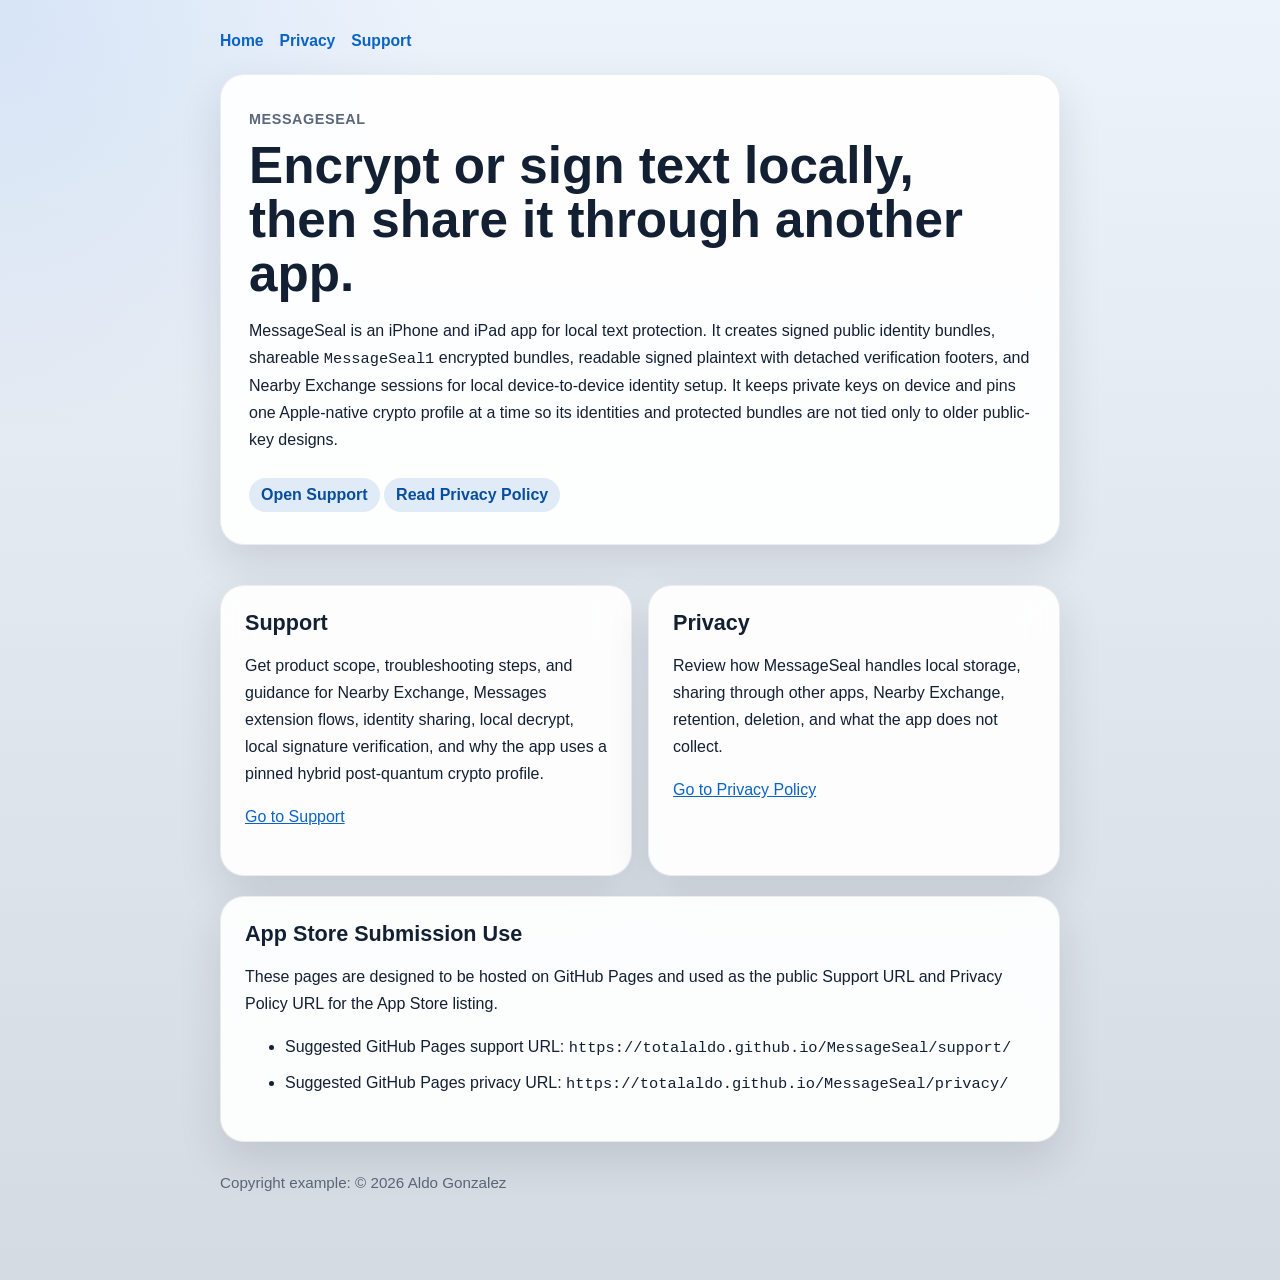
<file: index.html>
<!doctype html>
<html lang="en">
<head>
  <meta charset="utf-8">
  <meta name="viewport" content="width=device-width, initial-scale=1">
  <title>MessageSeal</title>
  <meta name="description" content="MessageSeal support and privacy pages for the App Store listing, including Nearby Exchange and its pinned hybrid post-quantum crypto profile.">
  <link rel="stylesheet" href="./site.css">
</head>
<body>
  <main>
    <nav class="nav" aria-label="Primary">
      <a href="./">Home</a>
      <a href="./privacy/">Privacy</a>
      <a href="./support/">Support</a>
    </nav>

    <section class="hero">
      <p class="eyebrow">MessageSeal</p>
      <h1>Encrypt or sign text locally, then share it through another app.</h1>
      <p>MessageSeal is an iPhone and iPad app for local text protection. It creates signed public identity bundles, shareable <code>MessageSeal1</code> encrypted bundles, readable signed plaintext with detached verification footers, and Nearby Exchange sessions for local device-to-device identity setup. It keeps private keys on device and pins one Apple-native crypto profile at a time so its identities and protected bundles are not tied only to older public-key designs.</p>
      <a class="pill" href="./support/">Open Support</a>
      <a class="pill" href="./privacy/">Read Privacy Policy</a>
    </section>

    <section class="grid">
      <article class="card">
        <h2>Support</h2>
        <p>Get product scope, troubleshooting steps, and guidance for Nearby Exchange, Messages extension flows, identity sharing, local decrypt, local signature verification, and why the app uses a pinned hybrid post-quantum crypto profile.</p>
        <p><a href="./support/">Go to Support</a></p>
      </article>

      <article class="card">
        <h2>Privacy</h2>
        <p>Review how MessageSeal handles local storage, sharing through other apps, Nearby Exchange, retention, deletion, and what the app does not collect.</p>
        <p><a href="./privacy/">Go to Privacy Policy</a></p>
      </article>
    </section>

    <section class="card">
      <h2>App Store Submission Use</h2>
      <p>These pages are designed to be hosted on GitHub Pages and used as the public Support URL and Privacy Policy URL for the App Store listing.</p>
      <ul class="list-tight">
        <li>Suggested GitHub Pages support URL: <code>https://totalaldo.github.io/MessageSeal/support/</code></li>
        <li>Suggested GitHub Pages privacy URL: <code>https://totalaldo.github.io/MessageSeal/privacy/</code></li>
      </ul>
    </section>

    <p class="footer">Copyright example: &copy; 2026 Aldo Gonzalez</p>
  </main>
</body>
</html>
</file>
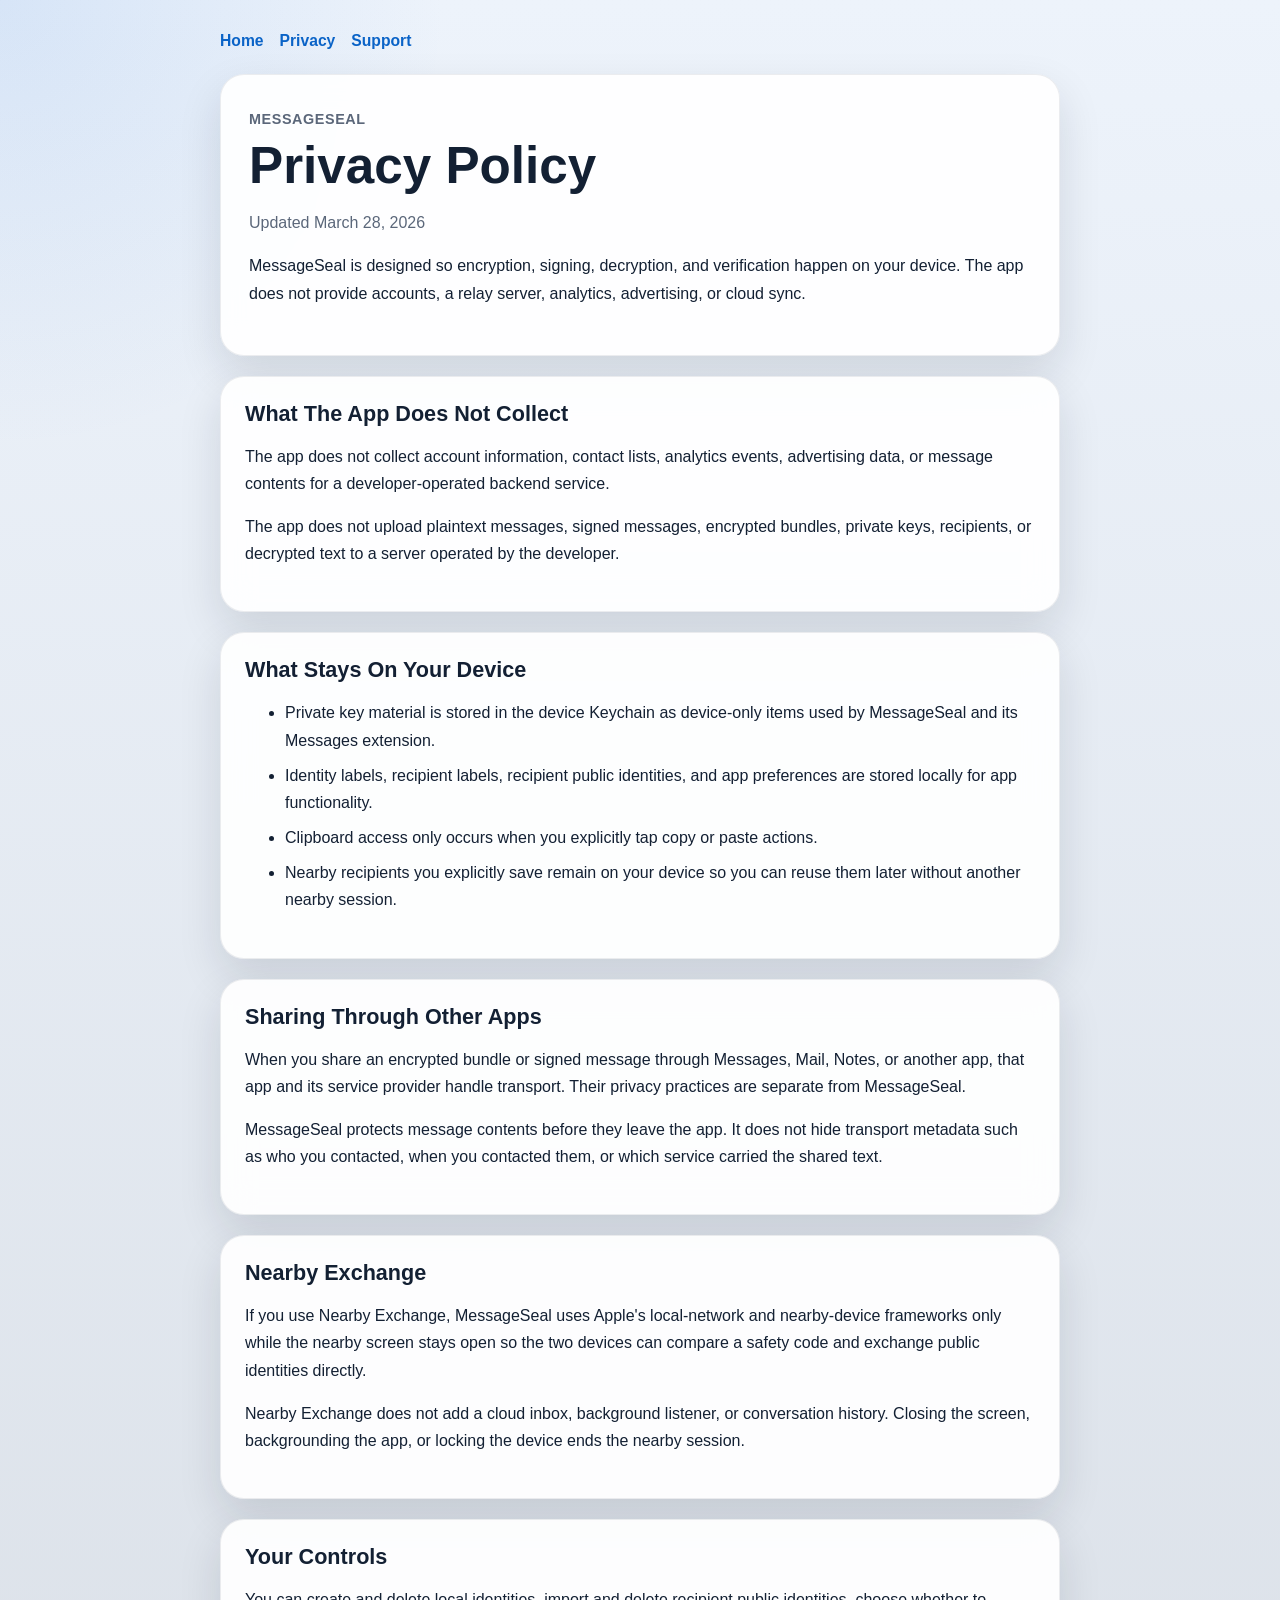
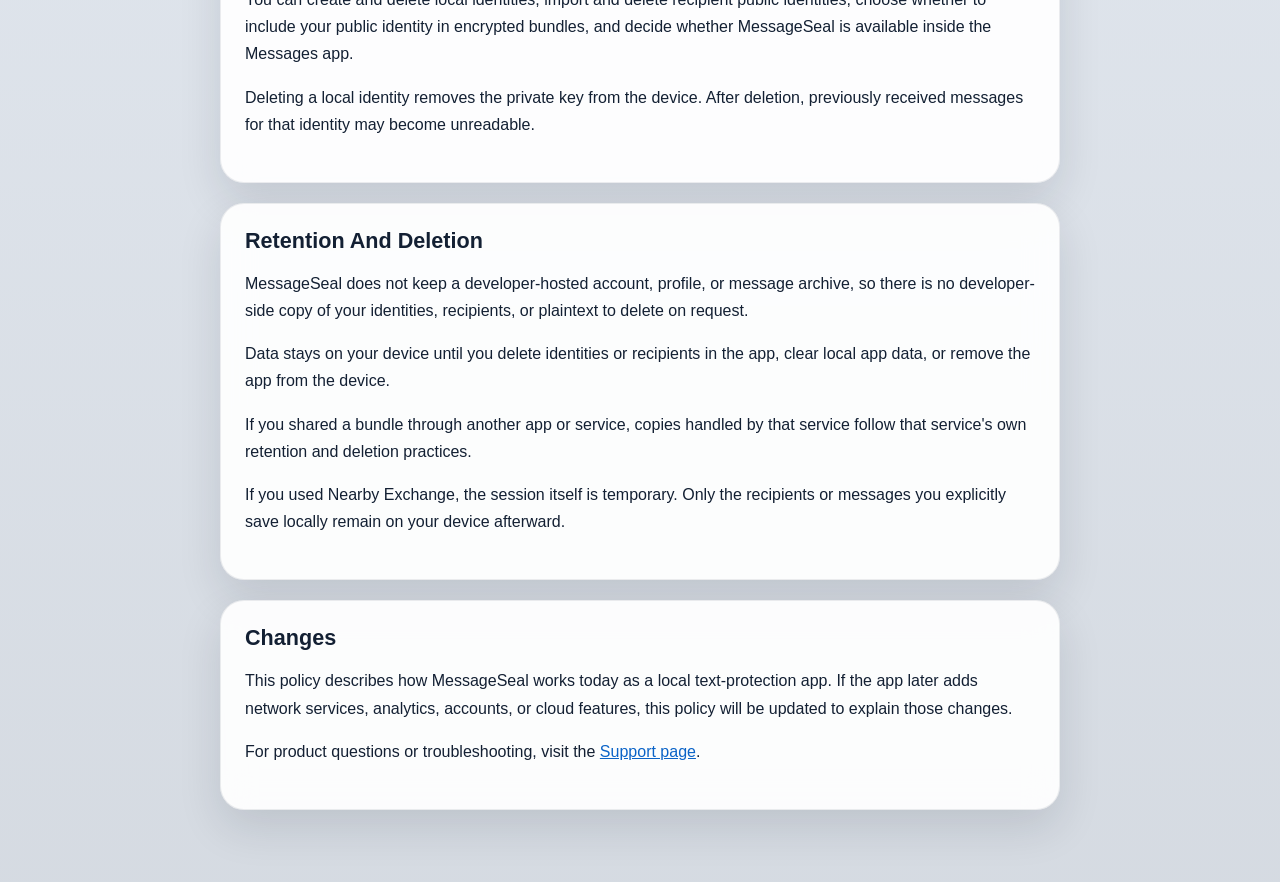
<file: privacy/index.html>
<!doctype html>
<html lang="en">
<head>
  <meta charset="utf-8">
  <meta name="viewport" content="width=device-width, initial-scale=1">
  <title>MessageSeal Privacy Policy</title>
  <meta name="description" content="Privacy policy for MessageSeal.">
  <link rel="stylesheet" href="../site.css">
</head>
<body>
  <main>
    <nav class="nav" aria-label="Primary">
      <a href="../">Home</a>
      <a href="./">Privacy</a>
      <a href="../support/">Support</a>
    </nav>

    <section class="hero">
      <p class="eyebrow">MessageSeal</p>
      <h1>Privacy Policy</h1>
      <p class="muted">Updated March 28, 2026</p>
      <p>MessageSeal is designed so encryption, signing, decryption, and verification happen on your device. The app does not provide accounts, a relay server, analytics, advertising, or cloud sync.</p>
    </section>

    <section class="card">
      <h2>What The App Does Not Collect</h2>
      <p>The app does not collect account information, contact lists, analytics events, advertising data, or message contents for a developer-operated backend service.</p>
      <p>The app does not upload plaintext messages, signed messages, encrypted bundles, private keys, recipients, or decrypted text to a server operated by the developer.</p>
    </section>

    <section class="card">
      <h2>What Stays On Your Device</h2>
      <ul class="list-tight">
        <li>Private key material is stored in the device Keychain as device-only items used by MessageSeal and its Messages extension.</li>
        <li>Identity labels, recipient labels, recipient public identities, and app preferences are stored locally for app functionality.</li>
        <li>Clipboard access only occurs when you explicitly tap copy or paste actions.</li>
        <li>Nearby recipients you explicitly save remain on your device so you can reuse them later without another nearby session.</li>
      </ul>
    </section>

    <section class="card">
      <h2>Sharing Through Other Apps</h2>
      <p>When you share an encrypted bundle or signed message through Messages, Mail, Notes, or another app, that app and its service provider handle transport. Their privacy practices are separate from MessageSeal.</p>
      <p>MessageSeal protects message contents before they leave the app. It does not hide transport metadata such as who you contacted, when you contacted them, or which service carried the shared text.</p>
    </section>

    <section class="card">
      <h2>Nearby Exchange</h2>
      <p>If you use Nearby Exchange, MessageSeal uses Apple's local-network and nearby-device frameworks only while the nearby screen stays open so the two devices can compare a safety code and exchange public identities directly.</p>
      <p>Nearby Exchange does not add a cloud inbox, background listener, or conversation history. Closing the screen, backgrounding the app, or locking the device ends the nearby session.</p>
    </section>

    <section class="card">
      <h2>Your Controls</h2>
      <p>You can create and delete local identities, import and delete recipient public identities, choose whether to include your public identity in encrypted bundles, and decide whether MessageSeal is available inside the Messages app.</p>
      <p>Deleting a local identity removes the private key from the device. After deletion, previously received messages for that identity may become unreadable.</p>
    </section>

    <section class="card">
      <h2>Retention And Deletion</h2>
      <p>MessageSeal does not keep a developer-hosted account, profile, or message archive, so there is no developer-side copy of your identities, recipients, or plaintext to delete on request.</p>
      <p>Data stays on your device until you delete identities or recipients in the app, clear local app data, or remove the app from the device.</p>
      <p>If you shared a bundle through another app or service, copies handled by that service follow that service's own retention and deletion practices.</p>
      <p>If you used Nearby Exchange, the session itself is temporary. Only the recipients or messages you explicitly save locally remain on your device afterward.</p>
    </section>

    <section class="card">
      <h2>Changes</h2>
      <p>This policy describes how MessageSeal works today as a local text-protection app. If the app later adds network services, analytics, accounts, or cloud features, this policy will be updated to explain those changes.</p>
      <p>For product questions or troubleshooting, visit the <a href="../support/">Support page</a>.</p>
    </section>
  </main>
</body>
</html>
</file>
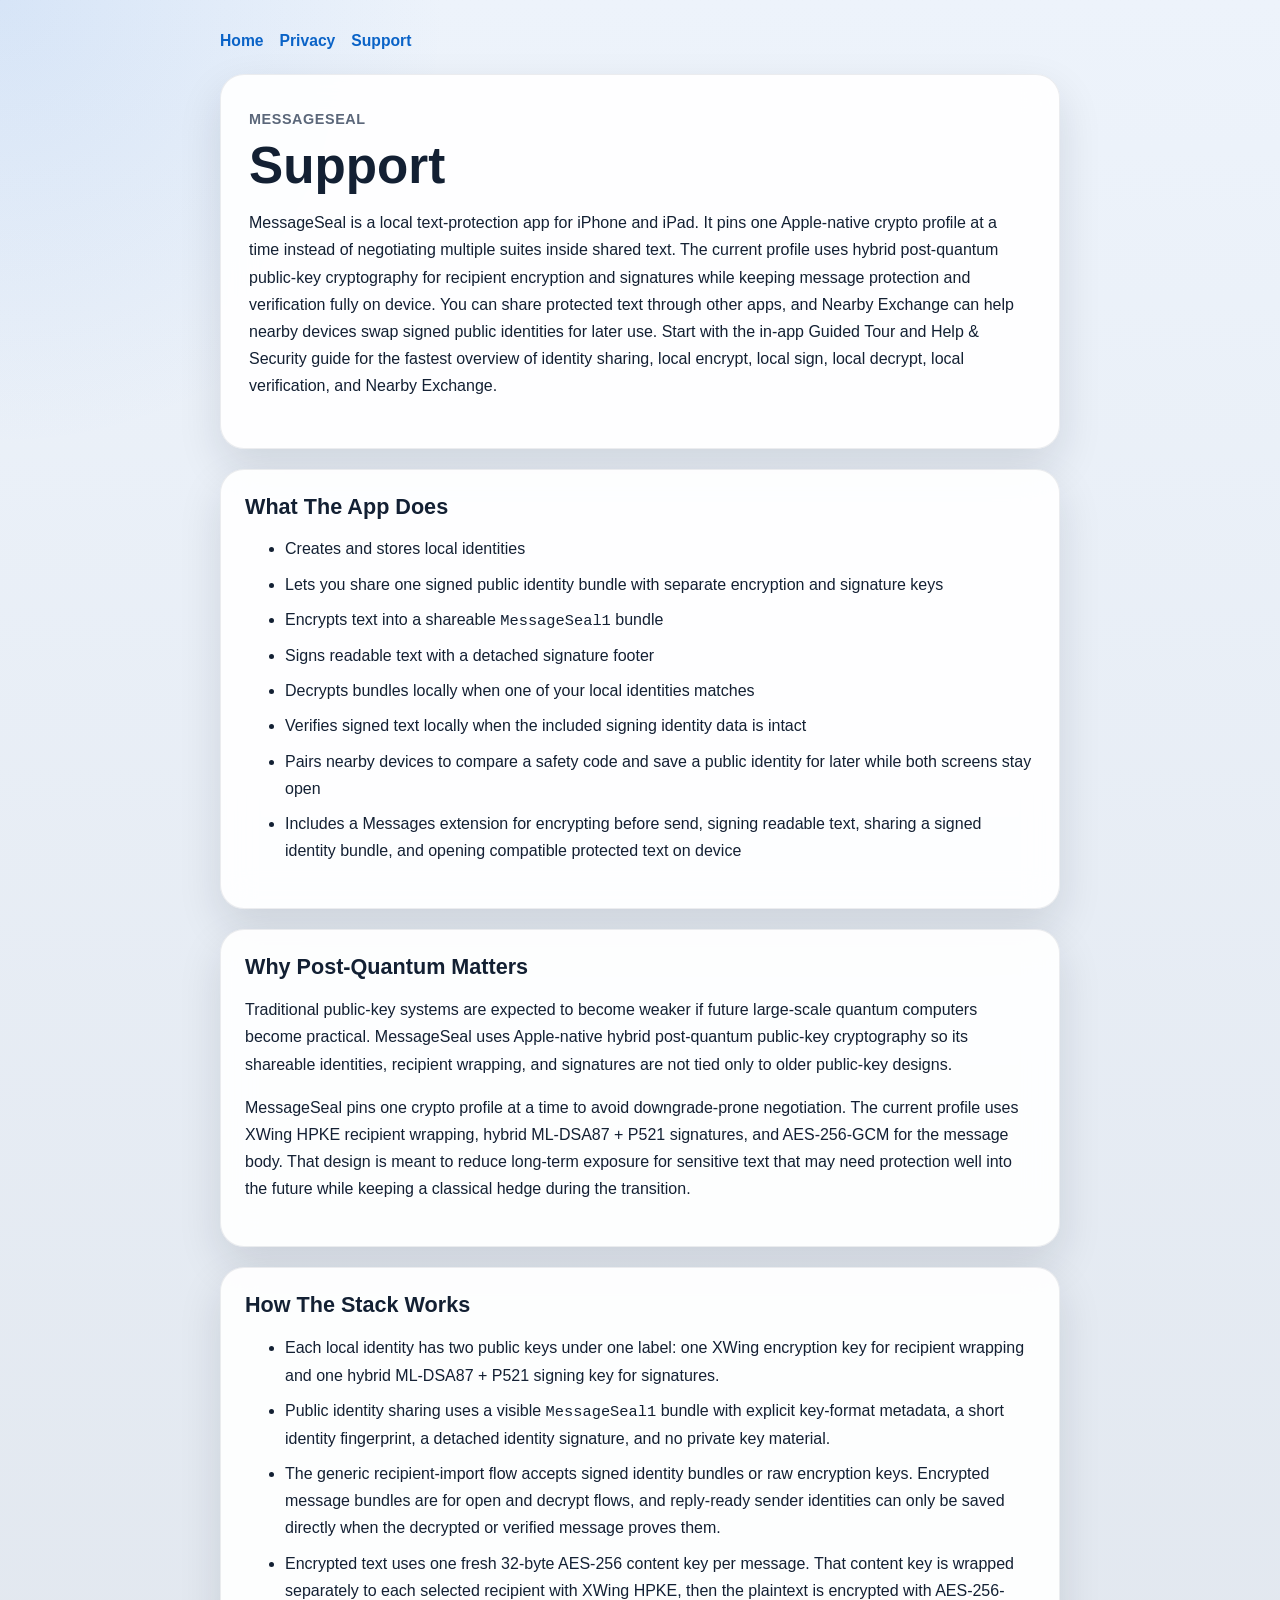
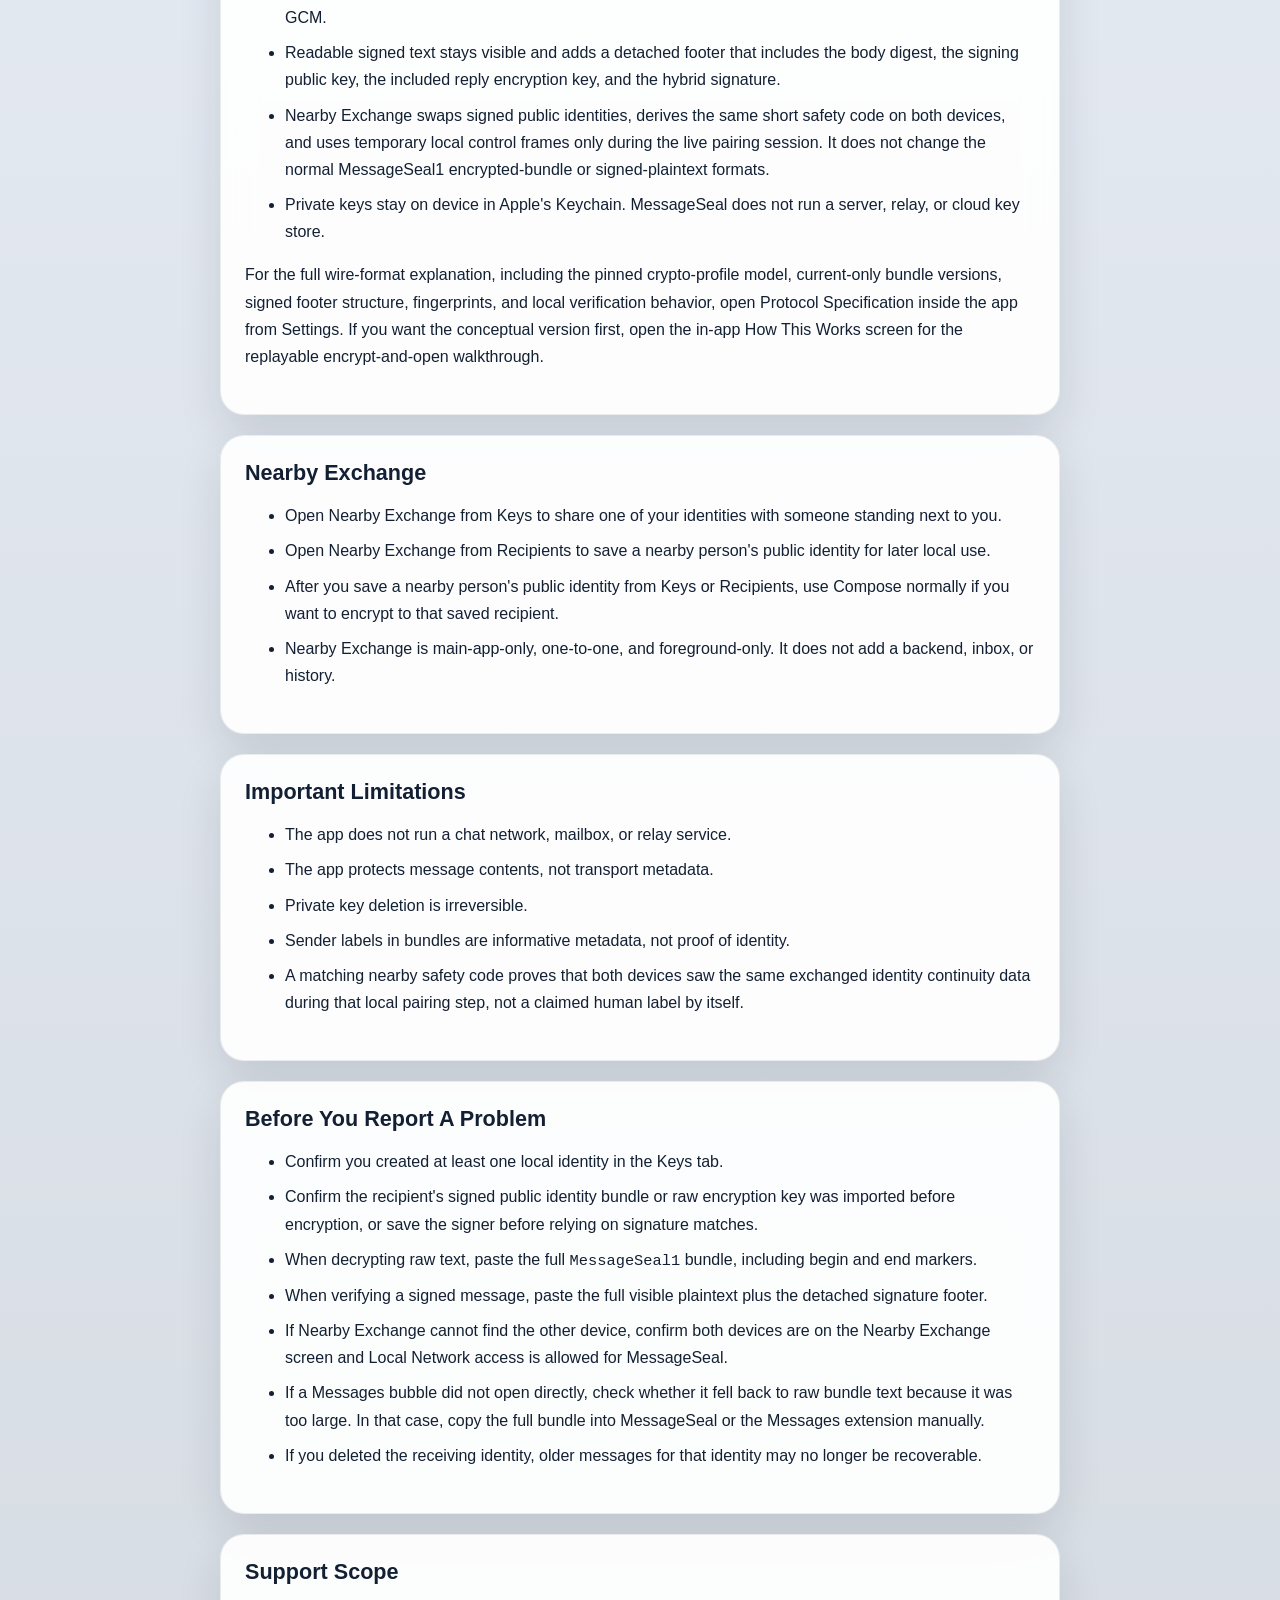
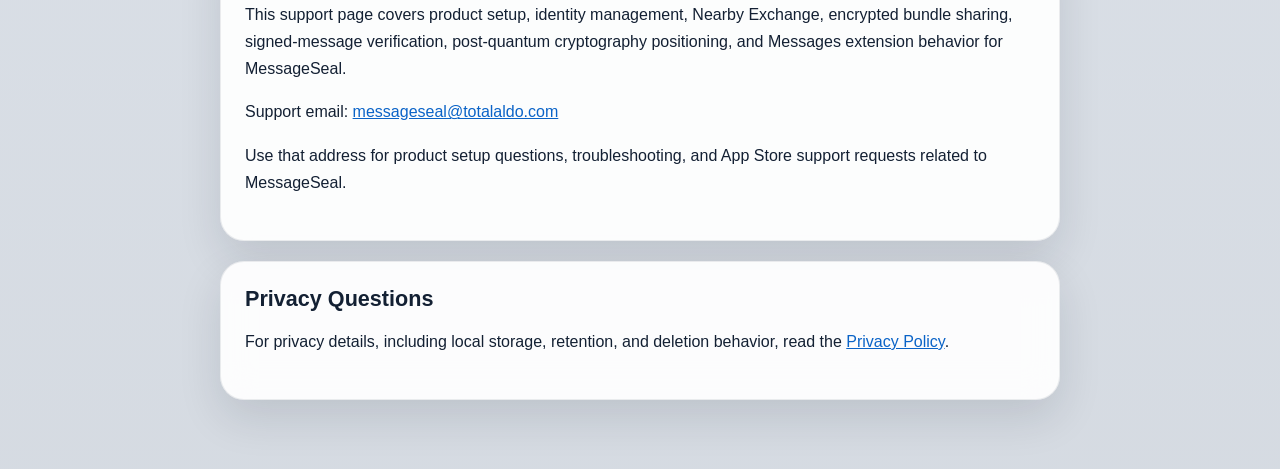
<file: support/index.html>
<!doctype html>
<html lang="en">
<head>
  <meta charset="utf-8">
  <meta name="viewport" content="width=device-width, initial-scale=1">
  <title>MessageSeal Support</title>
  <meta name="description" content="Support page for MessageSeal.">
  <link rel="stylesheet" href="../site.css">
</head>
<body>
  <main>
    <nav class="nav" aria-label="Primary">
      <a href="../">Home</a>
      <a href="../privacy/">Privacy</a>
      <a href="./">Support</a>
    </nav>

    <section class="hero">
      <p class="eyebrow">MessageSeal</p>
      <h1>Support</h1>
      <p>MessageSeal is a local text-protection app for iPhone and iPad. It pins one Apple-native crypto profile at a time instead of negotiating multiple suites inside shared text. The current profile uses hybrid post-quantum public-key cryptography for recipient encryption and signatures while keeping message protection and verification fully on device. You can share protected text through other apps, and Nearby Exchange can help nearby devices swap signed public identities for later use. Start with the in-app Guided Tour and Help &amp; Security guide for the fastest overview of identity sharing, local encrypt, local sign, local decrypt, local verification, and Nearby Exchange.</p>
    </section>

    <section class="card">
      <h2>What The App Does</h2>
      <ul class="list-tight">
        <li>Creates and stores local identities</li>
        <li>Lets you share one signed public identity bundle with separate encryption and signature keys</li>
        <li>Encrypts text into a shareable <code>MessageSeal1</code> bundle</li>
        <li>Signs readable text with a detached signature footer</li>
        <li>Decrypts bundles locally when one of your local identities matches</li>
        <li>Verifies signed text locally when the included signing identity data is intact</li>
        <li>Pairs nearby devices to compare a safety code and save a public identity for later while both screens stay open</li>
        <li>Includes a Messages extension for encrypting before send, signing readable text, sharing a signed identity bundle, and opening compatible protected text on device</li>
      </ul>
    </section>

    <section class="card">
      <h2>Why Post-Quantum Matters</h2>
      <p>Traditional public-key systems are expected to become weaker if future large-scale quantum computers become practical. MessageSeal uses Apple-native hybrid post-quantum public-key cryptography so its shareable identities, recipient wrapping, and signatures are not tied only to older public-key designs.</p>
      <p>MessageSeal pins one crypto profile at a time to avoid downgrade-prone negotiation. The current profile uses XWing HPKE recipient wrapping, hybrid ML-DSA87 + P521 signatures, and AES-256-GCM for the message body. That design is meant to reduce long-term exposure for sensitive text that may need protection well into the future while keeping a classical hedge during the transition.</p>
    </section>

    <section class="card">
      <h2>How The Stack Works</h2>
      <ul class="list-tight">
        <li>Each local identity has two public keys under one label: one XWing encryption key for recipient wrapping and one hybrid ML-DSA87 + P521 signing key for signatures.</li>
        <li>Public identity sharing uses a visible <code>MessageSeal1</code> bundle with explicit key-format metadata, a short identity fingerprint, a detached identity signature, and no private key material.</li>
        <li>The generic recipient-import flow accepts signed identity bundles or raw encryption keys. Encrypted message bundles are for open and decrypt flows, and reply-ready sender identities can only be saved directly when the decrypted or verified message proves them.</li>
        <li>Encrypted text uses one fresh 32-byte AES-256 content key per message. That content key is wrapped separately to each selected recipient with XWing HPKE, then the plaintext is encrypted with AES-256-GCM.</li>
        <li>Readable signed text stays visible and adds a detached footer that includes the body digest, the signing public key, the included reply encryption key, and the hybrid signature.</li>
        <li>Nearby Exchange swaps signed public identities, derives the same short safety code on both devices, and uses temporary local control frames only during the live pairing session. It does not change the normal MessageSeal1 encrypted-bundle or signed-plaintext formats.</li>
        <li>Private keys stay on device in Apple's Keychain. MessageSeal does not run a server, relay, or cloud key store.</li>
      </ul>
      <p>For the full wire-format explanation, including the pinned crypto-profile model, current-only bundle versions, signed footer structure, fingerprints, and local verification behavior, open Protocol Specification inside the app from Settings. If you want the conceptual version first, open the in-app How This Works screen for the replayable encrypt-and-open walkthrough.</p>
    </section>

    <section class="card">
      <h2>Nearby Exchange</h2>
      <ul class="list-tight">
        <li>Open Nearby Exchange from Keys to share one of your identities with someone standing next to you.</li>
        <li>Open Nearby Exchange from Recipients to save a nearby person's public identity for later local use.</li>
        <li>After you save a nearby person's public identity from Keys or Recipients, use Compose normally if you want to encrypt to that saved recipient.</li>
        <li>Nearby Exchange is main-app-only, one-to-one, and foreground-only. It does not add a backend, inbox, or history.</li>
      </ul>
    </section>

    <section class="card">
      <h2>Important Limitations</h2>
      <ul class="list-tight">
        <li>The app does not run a chat network, mailbox, or relay service.</li>
        <li>The app protects message contents, not transport metadata.</li>
        <li>Private key deletion is irreversible.</li>
        <li>Sender labels in bundles are informative metadata, not proof of identity.</li>
        <li>A matching nearby safety code proves that both devices saw the same exchanged identity continuity data during that local pairing step, not a claimed human label by itself.</li>
      </ul>
    </section>

    <section class="card">
      <h2>Before You Report A Problem</h2>
      <ul class="list-tight">
        <li>Confirm you created at least one local identity in the Keys tab.</li>
        <li>Confirm the recipient's signed public identity bundle or raw encryption key was imported before encryption, or save the signer before relying on signature matches.</li>
        <li>When decrypting raw text, paste the full <code>MessageSeal1</code> bundle, including begin and end markers.</li>
        <li>When verifying a signed message, paste the full visible plaintext plus the detached signature footer.</li>
        <li>If Nearby Exchange cannot find the other device, confirm both devices are on the Nearby Exchange screen and Local Network access is allowed for MessageSeal.</li>
        <li>If a Messages bubble did not open directly, check whether it fell back to raw bundle text because it was too large. In that case, copy the full bundle into MessageSeal or the Messages extension manually.</li>
        <li>If you deleted the receiving identity, older messages for that identity may no longer be recoverable.</li>
      </ul>
    </section>

    <section class="card">
      <h2>Support Scope</h2>
      <p>This support page covers product setup, identity management, Nearby Exchange, encrypted bundle sharing, signed-message verification, post-quantum cryptography positioning, and Messages extension behavior for MessageSeal.</p>
      <p>Support email: <a href="mailto:messageseal@totalaldo.com">messageseal@totalaldo.com</a></p>
      <p>Use that address for product setup questions, troubleshooting, and App Store support requests related to MessageSeal.</p>
    </section>

    <section class="card">
      <h2>Privacy Questions</h2>
      <p>For privacy details, including local storage, retention, and deletion behavior, read the <a href="../privacy/">Privacy Policy</a>.</p>
    </section>
  </main>
</body>
</html>
</file>
<file: site.css>
:root {
  color-scheme: light dark;
  --bg: #edf3fb;
  --bg-accent: rgba(54, 126, 219, 0.12);
  --card: rgba(255, 255, 255, 0.92);
  --card-border: rgba(22, 32, 51, 0.08);
  --text: #132033;
  --muted: #5b677a;
  --link: #0a63c7;
  --link-strong: #084ea0;
  --shadow: 0 18px 44px rgba(16, 28, 44, 0.12);
}

@media (prefers-color-scheme: dark) {
  :root {
    --bg: #0d1522;
    --bg-accent: rgba(90, 155, 255, 0.18);
    --card: rgba(19, 31, 49, 0.92);
    --card-border: rgba(255, 255, 255, 0.09);
    --text: #f4f7fb;
    --muted: #c0cad8;
    --link: #83b7ff;
    --link-strong: #b8d5ff;
    --shadow: 0 24px 60px rgba(0, 0, 0, 0.35);
  }
}

* {
  box-sizing: border-box;
}

html {
  min-height: 100%;
}

body {
  margin: 0;
  min-height: 100%;
  font-family: -apple-system, BlinkMacSystemFont, "Segoe UI", sans-serif;
  color: var(--text);
  background:
    radial-gradient(circle at top left, var(--bg-accent), transparent 28rem),
    linear-gradient(180deg, var(--bg), color-mix(in srgb, var(--bg) 90%, black 10%));
}

a {
  color: var(--link);
}

a:hover {
  color: var(--link-strong);
}

main {
  max-width: 880px;
  margin: 0 auto;
  padding: 32px 20px 72px;
}

.nav {
  display: flex;
  gap: 16px;
  flex-wrap: wrap;
  margin-bottom: 24px;
  font-size: 0.98rem;
}

.nav a {
  text-decoration: none;
  font-weight: 600;
}

.hero,
.card {
  background: var(--card);
  border: 1px solid var(--card-border);
  border-radius: 24px;
  box-shadow: var(--shadow);
  backdrop-filter: blur(16px);
}

.hero {
  padding: 32px 28px;
  margin-bottom: 20px;
}

.card {
  padding: 24px 24px 28px;
  margin-top: 20px;
}

.eyebrow {
  margin: 0 0 8px;
  font-size: 0.9rem;
  font-weight: 700;
  letter-spacing: 0.04em;
  text-transform: uppercase;
  color: var(--muted);
}

h1 {
  margin: 0 0 12px;
  font-size: clamp(2rem, 4vw, 3.2rem);
  line-height: 1.05;
}

h2 {
  margin: 0 0 12px;
  font-size: 1.35rem;
  line-height: 1.2;
}

h3 {
  margin-top: 20px;
  margin-bottom: 10px;
  font-size: 1.05rem;
}

p,
li {
  line-height: 1.7;
  color: var(--text);
}

.muted {
  color: var(--muted);
}

.grid {
  display: grid;
  grid-template-columns: repeat(auto-fit, minmax(240px, 1fr));
  gap: 16px;
}

.pill {
  display: inline-block;
  margin-top: 8px;
  padding: 8px 12px;
  border-radius: 999px;
  background: color-mix(in srgb, var(--link) 12%, transparent);
  color: var(--link-strong);
  font-weight: 600;
  text-decoration: none;
}

.list-tight li + li {
  margin-top: 8px;
}

.footer {
  margin-top: 28px;
  font-size: 0.95rem;
  color: var(--muted);
}

code {
  font-family: ui-monospace, SFMono-Regular, Menlo, monospace;
  font-size: 0.96em;
}
</file>
